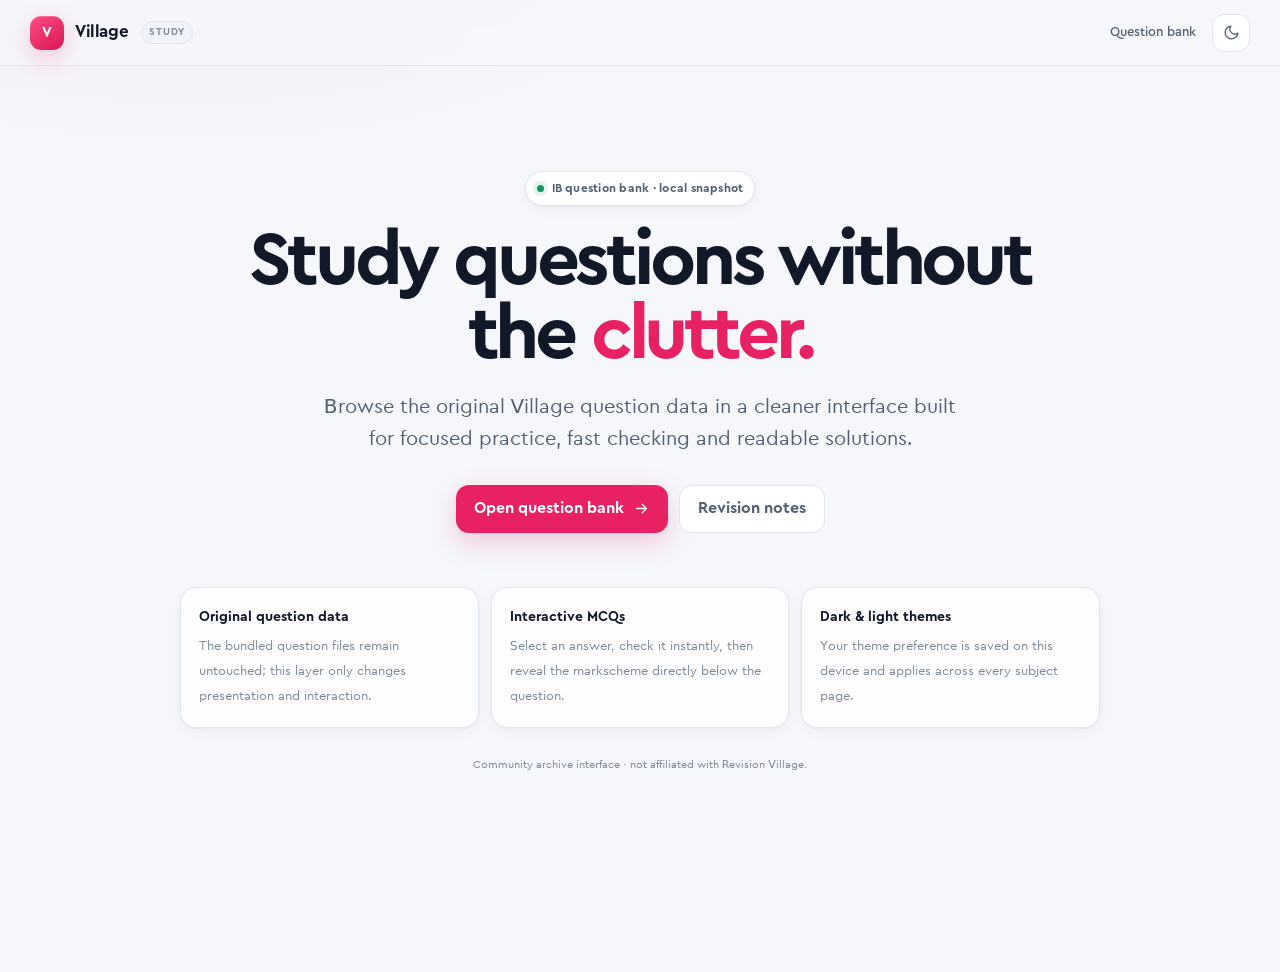
<file: index.html>
<!DOCTYPE html>
<html lang="en" data-theme="dark">
<head>
  <meta charset="utf-8" />
  <meta name="viewport" content="width=device-width, initial-scale=1.0" />
  <meta name="theme-color" content="#0c1016" />
  <meta name="description" content="A cleaner interface for the pirateIB Village IB question archive." />
  <link rel="icon" href="./favicon.png" type="image/png" />
  <title>Village · IB Question Bank</title>
  <script src="./ui/theme-init.js"></script>
  <link rel="stylesheet" href="./ui/premium.css" />
</head>
<body>
  <h1 id="navBar"></h1>
  <div id="mainContent">
    <section class="rv-home">
      <div class="rv-home__inner">
        <div class="rv-kicker">IB question bank · local snapshot</div>
        <h1>Study questions without the <span class="rv-home__accent">clutter.</span></h1>
        <p class="rv-home__lead">Browse the original Village question data in a cleaner interface built for focused practice, fast checking and readable solutions.</p>
        <div class="rv-home__actions">
          <a href="#app" class="rv-primary">Open question bank →</a>
          <a href="https://dl.pirateib.su/RV%20-%20Other%20Materials/Notes/" target="_blank" rel="noreferrer" class="rv-secondary">Revision notes</a>
        </div>
        <div class="rv-home__meta">
          <div class="rv-feature"><strong>Original question data</strong><span>The bundled question files remain untouched; this layer only changes presentation and interaction.</span></div>
          <div class="rv-feature"><strong>Interactive MCQs</strong><span>Select an answer, check it instantly, then reveal the markscheme directly below the question.</span></div>
          <div class="rv-feature"><strong>Dark & light themes</strong><span>Your theme preference is saved on this device and applies across every subject page.</span></div>
        </div>
        <div class="rv-footer-note">Community archive interface · not affiliated with Revision Village.</div>
      </div>
    </section>
  </div>
  <script src="./main.js"></script>
  <script src="./ui/enhance.js"></script>
</body>
</html>
</file>
<file: ui/premium.css>
@font-face {
  font-family: "Cera Pro";
  src: url("../CeraPro.ttf") format("truetype");
  font-weight: 400;
  font-style: normal;
  font-display: swap;
}
@font-face {
  font-family: "Cera Pro";
  src: url("../CeraProMedium.otf") format("opentype");
  font-weight: 500 600;
  font-style: normal;
  font-display: swap;
}
@font-face {
  font-family: "Cera Pro";
  src: url("../CeraProBold.otf") format("opentype");
  font-weight: 700 900;
  font-style: normal;
  font-display: swap;
}

:root {
  --bg: #f5f7fb;
  --bg-elevated: #ffffff;
  --bg-subtle: #f0f3f8;
  --bg-hover: #e9edf5;
  --text: #111827;
  --text-soft: #536071;
  --text-faint: #7d8999;
  --border: #dfe5ed;
  --border-strong: #ccd5e1;
  --brand: #e82163;
  --brand-strong: #c81752;
  --brand-soft: rgba(232, 33, 99, .10);
  --success: #14945f;
  --success-soft: rgba(20, 148, 95, .11);
  --danger: #d33b4f;
  --danger-soft: rgba(211, 59, 79, .11);
  --warning: #c27c12;
  --warning-soft: rgba(194, 124, 18, .12);
  --shadow-sm: 0 1px 2px rgba(15, 23, 42, .04), 0 4px 14px rgba(15, 23, 42, .04);
  --shadow-md: 0 14px 38px rgba(15, 23, 42, .09);
  --radius-sm: 10px;
  --radius: 16px;
  --radius-lg: 22px;
  --content: 1220px;
}

:root[data-theme="dark"] {
  --bg: #0c1016;
  --bg-elevated: #121821;
  --bg-subtle: #171e28;
  --bg-hover: #1d2632;
  --text: #f3f6fa;
  --text-soft: #aeb9c8;
  --text-faint: #788598;
  --border: #25303d;
  --border-strong: #344151;
  --brand: #ff3f7d;
  --brand-strong: #ff6496;
  --brand-soft: rgba(255, 63, 125, .13);
  --success: #35c985;
  --success-soft: rgba(53, 201, 133, .12);
  --danger: #ff6575;
  --danger-soft: rgba(255, 101, 117, .12);
  --warning: #f0ad45;
  --warning-soft: rgba(240, 173, 69, .12);
  --shadow-sm: 0 1px 2px rgba(0,0,0,.18), 0 7px 22px rgba(0,0,0,.10);
  --shadow-md: 0 20px 54px rgba(0,0,0,.28);
}

* { box-sizing: border-box; }
html { min-height: 100%; scroll-behavior: smooth; }
body {
  min-height: 100vh;
  margin: 0;
  background:
    radial-gradient(900px 430px at 15% -120px, var(--brand-soft), transparent 62%),
    var(--bg);
  color: var(--text);
  font-family: "Cera Pro", Inter, ui-sans-serif, system-ui, -apple-system, BlinkMacSystemFont, "Segoe UI", sans-serif;
  font-size: 16px;
  line-height: 1.58;
  -webkit-font-smoothing: antialiased;
  text-rendering: optimizeLegibility;
}

button, input, select, textarea { font: inherit; }
button, a { -webkit-tap-highlight-color: transparent; }
a { color: inherit; text-decoration: none; }
img, svg { max-width: 100%; }
hr { border: 0; border-top: 1px solid var(--border); }
::selection { background: var(--brand-soft); color: var(--text); }

.rv-appbar {
  position: sticky;
  top: 0;
  z-index: 50;
  height: 66px;
  border-bottom: 1px solid color-mix(in srgb, var(--border) 82%, transparent);
  background: color-mix(in srgb, var(--bg) 86%, transparent);
  backdrop-filter: blur(18px) saturate(1.2);
  -webkit-backdrop-filter: blur(18px) saturate(1.2);
}
.rv-appbar__inner {
  width: min(var(--content), calc(100% - 36px));
  height: 100%;
  margin: 0 auto;
  display: flex;
  align-items: center;
  gap: 16px;
}
.rv-brand {
  display: inline-flex;
  align-items: center;
  gap: 11px;
  font-weight: 800;
  letter-spacing: -.025em;
  white-space: nowrap;
}
.rv-brand__mark {
  width: 34px;
  height: 34px;
  border-radius: 11px;
  display: grid;
  place-items: center;
  color: #fff;
  background: linear-gradient(145deg, #ff4d83, #d91655);
  box-shadow: 0 8px 24px rgba(232,33,99,.24), inset 0 1px rgba(255,255,255,.24);
  font-size: 15px;
  font-weight: 900;
}
.rv-brand__text { font-size: 17px; }
.rv-brand__badge {
  margin-left: 2px;
  padding: 3px 7px;
  border: 1px solid var(--border);
  border-radius: 999px;
  color: var(--text-faint);
  background: var(--bg-subtle);
  font-size: 10px;
  font-weight: 800;
  letter-spacing: .08em;
  text-transform: uppercase;
}
.rv-appbar__spacer { flex: 1; }
.rv-appbar__route {
  min-width: 0;
  max-width: 52%;
  overflow: hidden;
  text-overflow: ellipsis;
  white-space: nowrap;
  color: var(--text-soft);
  font-size: 13px;
  font-weight: 600;
}
.rv-icon-button {
  width: 38px;
  height: 38px;
  border: 1px solid var(--border);
  border-radius: 12px;
  display: inline-grid;
  place-items: center;
  color: var(--text-soft);
  background: var(--bg-elevated);
  cursor: pointer;
  transition: border-color .18s ease, background .18s ease, color .18s ease, transform .18s ease;
}
.rv-icon-button:hover { border-color: var(--border-strong); background: var(--bg-hover); color: var(--text); transform: translateY(-1px); }
.rv-icon-button:focus-visible,
.rv-option:focus-visible,
.rv-check:focus-visible,
button:focus-visible,
a:focus-visible { outline: 3px solid color-mix(in srgb, var(--brand) 36%, transparent); outline-offset: 2px; }

#navBar {
  width: min(var(--content), calc(100% - 36px));
  margin: 24px auto 12px !important;
  padding: 0;
  display: flex;
  align-items: center;
  flex-wrap: wrap;
  gap: 5px;
  color: var(--text-faint);
  font-size: 13px;
  line-height: 1.7;
  font-weight: 600;
}
#navBar:empty { display: none; }
#navBar .navChoice {
  color: var(--text-soft) !important;
  padding: 4px 6px;
  border-radius: 7px;
  transition: color .16s ease, background .16s ease;
}
#navBar .navChoice:hover { color: var(--text) !important; background: var(--bg-hover); text-decoration: none !important; }

#mainContent {
  width: min(var(--content), calc(100% - 36px));
  min-height: calc(100vh - 120px) !important;
  margin: 0 auto 72px !important;
}

/* Landing */
.rv-home {
  min-height: calc(100vh - 66px);
  display: grid;
  place-items: center;
  padding: 68px 0 90px;
}
.rv-home__inner { width: min(920px, 100%); text-align: center; }
.rv-kicker {
  display: inline-flex;
  align-items: center;
  gap: 8px;
  margin-bottom: 18px;
  padding: 7px 11px;
  border: 1px solid var(--border);
  border-radius: 999px;
  background: var(--bg-elevated);
  color: var(--text-soft);
  box-shadow: var(--shadow-sm);
  font-size: 12px;
  font-weight: 700;
  letter-spacing: .02em;
}
.rv-kicker::before { content: ""; width: 7px; height: 7px; border-radius: 50%; background: var(--success); box-shadow: 0 0 0 4px var(--success-soft); }
.rv-home h1 {
  margin: 0 auto 18px;
  max-width: 820px;
  font-size: clamp(44px, 7vw, 76px);
  line-height: .98;
  letter-spacing: -.055em;
  font-weight: 900;
}
.rv-home__accent { color: var(--brand); }
.rv-home__lead {
  max-width: 660px;
  margin: 0 auto 30px;
  color: var(--text-soft);
  font-size: clamp(17px, 2vw, 20px);
  line-height: 1.6;
}
.rv-home__actions { display: flex; justify-content: center; flex-wrap: wrap; gap: 11px; }
.rv-primary,
.rv-secondary {
  min-height: 48px;
  padding: 0 18px;
  border-radius: 13px;
  display: inline-flex;
  align-items: center;
  justify-content: center;
  gap: 9px;
  font-weight: 750;
  transition: transform .18s ease, box-shadow .18s ease, border-color .18s ease, background .18s ease;
}
.rv-primary { color: #fff; background: var(--brand); box-shadow: 0 10px 28px rgba(232,33,99,.22); }
.rv-primary:hover { background: var(--brand-strong); transform: translateY(-2px); box-shadow: 0 14px 32px rgba(232,33,99,.28); }
.rv-secondary { border: 1px solid var(--border); background: var(--bg-elevated); color: var(--text-soft); }
.rv-secondary:hover { border-color: var(--border-strong); color: var(--text); transform: translateY(-2px); }
.rv-home__meta {
  margin-top: 54px;
  display: grid;
  grid-template-columns: repeat(3, 1fr);
  gap: 12px;
  text-align: left;
}
.rv-feature {
  padding: 18px;
  border: 1px solid var(--border);
  border-radius: var(--radius);
  background: color-mix(in srgb, var(--bg-elevated) 90%, transparent);
  box-shadow: var(--shadow-sm);
}
.rv-feature strong { display: block; margin-bottom: 5px; font-size: 14px; }
.rv-feature span { color: var(--text-faint); font-size: 12.5px; line-height: 1.5; }

/* Navigation choice pages */
#mainContent > a { display: block; }
#mainContent > a + a { margin-top: 10px; }
.choice {
  position: relative;
  min-height: 66px;
  margin: 0 !important;
  padding: 19px 56px 19px 20px !important;
  border: 1px solid var(--border) !important;
  border-radius: var(--radius) !important;
  display: flex;
  align-items: center;
  color: var(--text) !important;
  background: var(--bg-elevated) !important;
  box-shadow: var(--shadow-sm);
  font-size: 17px;
  line-height: 1.35;
  font-weight: 700;
  letter-spacing: -.01em;
  transition: transform .18s ease, border-color .18s ease, box-shadow .18s ease, background .18s ease;
}
.choice::after {
  content: "→";
  position: absolute;
  right: 19px;
  top: 50%;
  transform: translateY(-50%);
  width: 28px;
  height: 28px;
  border-radius: 9px;
  display: grid;
  place-items: center;
  color: var(--text-faint);
  background: var(--bg-subtle);
  font-size: 15px;
  transition: transform .18s ease, color .18s ease, background .18s ease;
}
a:hover > .choice { transform: translateY(-2px); border-color: var(--border-strong) !important; box-shadow: var(--shadow-md); background: var(--bg-elevated) !important; }
a:hover > .choice::after { transform: translate(3px, -50%); color: var(--brand); background: var(--brand-soft); }
.rv-choice-grid { display: grid; grid-template-columns: repeat(2, minmax(0,1fr)); gap: 11px; }
.rv-choice-grid > a + a { margin-top: 0 !important; }
.rv-choice-grid .choice { height: 100%; }

/* Question toolbar */
.rv-question-toolbar {
  position: sticky;
  top: 78px;
  z-index: 20;
  margin: 0 0 14px;
  padding: 10px 12px;
  border: 1px solid var(--border);
  border-radius: 15px;
  display: flex;
  align-items: center;
  gap: 12px;
  color: var(--text-soft);
  background: color-mix(in srgb, var(--bg) 84%, transparent);
  backdrop-filter: blur(14px);
  -webkit-backdrop-filter: blur(14px);
  font-size: 12px;
  box-shadow: var(--shadow-sm);
}
.rv-question-toolbar__label { font-weight: 750; color: var(--text); }
.rv-question-toolbar__stat { display: inline-flex; align-items: center; gap: 6px; }
.rv-question-toolbar__dot { width: 7px; height: 7px; border-radius: 50%; background: var(--text-faint); }
.rv-question-toolbar__dot--good { background: var(--success); }
.rv-question-toolbar__spacer { flex: 1; }
.rv-question-toolbar__progress { width: min(210px, 25vw); height: 5px; border-radius: 99px; overflow: hidden; background: var(--bg-subtle); }
.rv-question-toolbar__progress > i { display: block; width: 0; height: 100%; border-radius: inherit; background: var(--brand); transition: width .25s ease; }

/* Questions */
.question {
  position: relative;
  margin: 0 0 14px !important;
  padding: 0 !important;
  border: 1px solid var(--border) !important;
  border-radius: var(--radius-lg) !important;
  display: grid !important;
  grid-template-columns: minmax(0,1fr) 210px;
  overflow: clip;
  background: var(--bg-elevated);
  box-shadow: var(--shadow-sm);
}
.question p { margin: .65em 0; }
.question h2 { margin-top: 0; }
.questionLeft {
  width: auto !important;
  min-width: 0;
  padding: 24px 26px 26px !important;
  border-right: 1px solid var(--border);
}
.questionInfo {
  margin: -3px 0 18px;
  display: flex !important;
  align-items: center;
  justify-content: space-between;
  gap: 10px;
}
.questionInfo h2 {
  margin: 0 !important;
  color: var(--text);
  font-size: 14px;
  line-height: 1.2;
  letter-spacing: -.005em;
  font-weight: 800;
}
.questionInfo > div { display: flex; align-items: center; }
.calculator {
  margin: 0 !important;
  padding: 5px 9px !important;
  border: 1px solid transparent;
  border-radius: 999px !important;
  font-size: 10.5px;
  line-height: 1.1;
  font-weight: 800;
  letter-spacing: .025em;
  text-transform: uppercase;
}
.calculatorAllowed { color: var(--success); background: var(--success-soft) !important; border-color: color-mix(in srgb, var(--success) 24%, transparent); }
.calculatorNotAllowed { color: var(--danger); background: var(--danger-soft) !important; border-color: color-mix(in srgb, var(--danger) 24%, transparent); }
.questionRight {
  min-width: 0;
  padding: 22px 18px !important;
  border-radius: 0 !important;
  display: flex;
  flex-direction: column;
  justify-content: flex-start;
  gap: 11px;
  background: var(--bg-subtle) !important;
}
.questionRight button {
  width: 100%;
  min-height: 38px;
  border: 1px solid var(--border-strong);
  border-radius: 11px;
  color: var(--text);
  background: var(--bg-elevated);
  cursor: pointer;
  font-size: 12px;
  font-weight: 750;
  transition: border-color .16s ease, background .16s ease, transform .16s ease;
}
.questionRight button:hover { border-color: var(--brand); background: var(--brand-soft); transform: translateY(-1px); }
.questionRight progress { width: 100%; height: 6px; margin: 3px 0 -2px; border: 0; border-radius: 99px; overflow: hidden; appearance: none; }
.questionRight progress::-webkit-progress-bar { background: var(--border); border-radius: 99px; }
.questionRight progress::-webkit-progress-value { background: currentColor; border-radius: 99px; }
.questionRight progress::-moz-progress-bar { background: currentColor; border-radius: 99px; }
.questionRight p { margin: 0; color: var(--text-soft); font-size: 11.5px; line-height: 1.45; }
.questionRight p b { color: var(--text); }

.questionLeft > p:first-of-type { margin-top: 0; }
.questionLeft ul:not(.rv-mcq-list), .questionLeft ol:not(.rv-mcq-list) { padding-left: 1.35rem; }
.questionLeft table { width: 100%; border-collapse: collapse; margin: 14px 0; overflow: hidden; border-radius: 10px; }
.questionLeft th, .questionLeft td, .markscheme th, .markscheme td { padding: 9px 10px; border: 1px solid var(--border); text-align: left; }
.questionLeft blockquote, .markscheme blockquote { margin: 14px 0; padding: 10px 14px; border-left: 3px solid var(--brand); background: var(--brand-soft); border-radius: 0 10px 10px 0; }

/* MCQ interaction */
.rv-mcq-list {
  list-style: none !important;
  margin: 18px 0 0 !important;
  padding: 0 !important;
  display: grid;
  gap: 9px;
}
.rv-mcq-list > li::before { content: none !important; }
.rv-option {
  position: relative;
  min-height: 50px;
  padding: 12px 14px 12px 52px !important;
  border: 1px solid var(--border);
  border-radius: 13px;
  display: flex;
  align-items: center;
  background: var(--bg);
  color: var(--text);
  cursor: pointer;
  transition: border-color .16s ease, background .16s ease, transform .16s ease, box-shadow .16s ease;
}
.rv-option:hover { border-color: var(--border-strong); background: var(--bg-subtle); transform: translateY(-1px); }
.rv-option__key {
  position: absolute;
  left: 12px;
  top: 50%;
  transform: translateY(-50%);
  width: 28px;
  height: 28px;
  border: 1px solid var(--border-strong);
  border-radius: 9px;
  display: grid;
  place-items: center;
  color: var(--text-soft);
  background: var(--bg-elevated);
  font-size: 11px;
  font-weight: 850;
  transition: inherit;
}
.rv-option.is-selected { border-color: color-mix(in srgb, var(--brand) 62%, var(--border)); background: var(--brand-soft); box-shadow: 0 0 0 3px color-mix(in srgb, var(--brand) 9%, transparent); }
.rv-option.is-selected .rv-option__key { border-color: var(--brand); color: #fff; background: var(--brand); }
.rv-option.is-correct { border-color: color-mix(in srgb, var(--success) 66%, var(--border)); background: var(--success-soft); }
.rv-option.is-correct .rv-option__key { border-color: var(--success); color: #fff; background: var(--success); }
.rv-option.is-wrong { border-color: color-mix(in srgb, var(--danger) 66%, var(--border)); background: var(--danger-soft); }
.rv-option.is-wrong .rv-option__key { border-color: var(--danger); color: #fff; background: var(--danger); }
.rv-option.is-locked { cursor: default; }
.rv-option.is-locked:hover { transform: none; }
.rv-answer-controls { margin-top: 13px; display: flex; align-items: center; gap: 10px; flex-wrap: wrap; }
.rv-check {
  min-height: 40px;
  padding: 0 15px;
  border: 0;
  border-radius: 11px;
  color: #fff;
  background: var(--brand);
  cursor: pointer;
  font-size: 12px;
  font-weight: 800;
  transition: transform .16s ease, background .16s ease, opacity .16s ease;
}
.rv-check:hover:not(:disabled) { transform: translateY(-1px); background: var(--brand-strong); }
.rv-check:disabled { opacity: .45; cursor: not-allowed; }
.rv-feedback { min-height: 20px; color: var(--text-soft); font-size: 12px; font-weight: 700; }
.rv-feedback.is-correct { color: var(--success); }
.rv-feedback.is-wrong { color: var(--danger); }
.rv-inline-solution {
  margin-top: 14px;
  padding: 16px 17px;
  border: 1px solid var(--border);
  border-radius: 14px;
  background: var(--bg-subtle);
  animation: rvReveal .2s ease both;
}
.rv-inline-solution[hidden] { display: none !important; }
.rv-inline-solution__head { margin-bottom: 9px; display: flex; align-items: center; gap: 8px; color: var(--text); font-size: 12px; font-weight: 850; text-transform: uppercase; letter-spacing: .055em; }
.rv-inline-solution__head::before { content: "✓"; width: 22px; height: 22px; border-radius: 7px; display: grid; place-items: center; color: var(--success); background: var(--success-soft); font-size: 11px; }
.rv-inline-solution__body { color: var(--text-soft); font-size: 14px; }
.rv-inline-solution__body > :first-child { margin-top: 0; }
.rv-inline-solution__body > :last-child { margin-bottom: 0; }
@keyframes rvReveal { from { opacity: 0; transform: translateY(-4px); } to { opacity: 1; transform: none; } }

/* Markscheme modal */
dialog.markscheme {
  width: min(860px, calc(100vw - 30px));
  max-height: min(82vh, 820px);
  margin: auto;
  padding: 24px !important;
  border: 1px solid var(--border) !important;
  border-radius: 20px;
  color: var(--text);
  background: var(--bg-elevated) !important;
  box-shadow: 0 36px 100px rgba(0,0,0,.36);
  overflow: auto;
}
dialog.markscheme::backdrop { background: rgba(3, 8, 15, .68); backdrop-filter: blur(6px); }
dialog.markscheme > h2 { margin: 3px 0 20px; font-size: 20px; letter-spacing: -.02em; }
dialog.markscheme > button { min-height: 36px; padding: 0 12px; border: 1px solid var(--border); border-radius: 10px; color: var(--text-soft); background: var(--bg-subtle); cursor: pointer; }

/* Media/math compatibility */
.katex, .katex * { background: transparent !important; }
:root[data-theme="dark"] .katex, :root[data-theme="dark"] .katex * { color: var(--text); }
.question img, .markscheme img { height: auto; border-radius: 10px; }
svg { max-width: 100%; }
.marks { float: right; color: var(--text-faint); }
.marks::before { content: "["; }
.marks::after { content: "]"; }

.rv-footer-note { margin: 28px auto 0; color: var(--text-faint); text-align: center; font-size: 11px; }

@media (max-width: 860px) {
  .rv-appbar__route { display: none; }
  .rv-home__meta { grid-template-columns: 1fr; }
  .rv-choice-grid { grid-template-columns: 1fr; }
  .question { grid-template-columns: 1fr !important; }
  .questionLeft { border-right: 0; border-bottom: 1px solid var(--border); }
  .questionRight { display: grid; grid-template-columns: 1fr 1fr; align-items: center; }
  .questionRight progress { grid-column: 1 / -1; }
  .questionRight p { text-align: right; }
  .rv-question-toolbar__progress { display: none; }
}

@media (max-width: 560px) {
  .rv-appbar { height: 60px; }
  .rv-appbar__inner, #navBar, #mainContent { width: min(100% - 22px, var(--content)); }
  .rv-brand__badge { display: none; }
  .rv-home { padding: 42px 0 64px; }
  .rv-home h1 { font-size: clamp(40px, 13vw, 58px); }
  .rv-home__actions { flex-direction: column; }
  .rv-home__actions a { width: 100%; }
  .choice { min-height: 60px; padding: 16px 50px 16px 16px !important; font-size: 15px; }
  .question { border-radius: 17px !important; }
  .questionLeft { padding: 18px 16px 20px !important; }
  .questionInfo { align-items: flex-start; }
  .calculator { font-size: 9px; }
  .questionRight { padding: 14px 15px !important; }
  .rv-option { padding-left: 49px !important; font-size: 14px; }
  .rv-question-toolbar { top: 68px; overflow-x: auto; }
}

@media (prefers-reduced-motion: reduce) {
  *, *::before, *::after { scroll-behavior: auto !important; animation-duration: .001ms !important; transition-duration: .001ms !important; }
}
</file>
